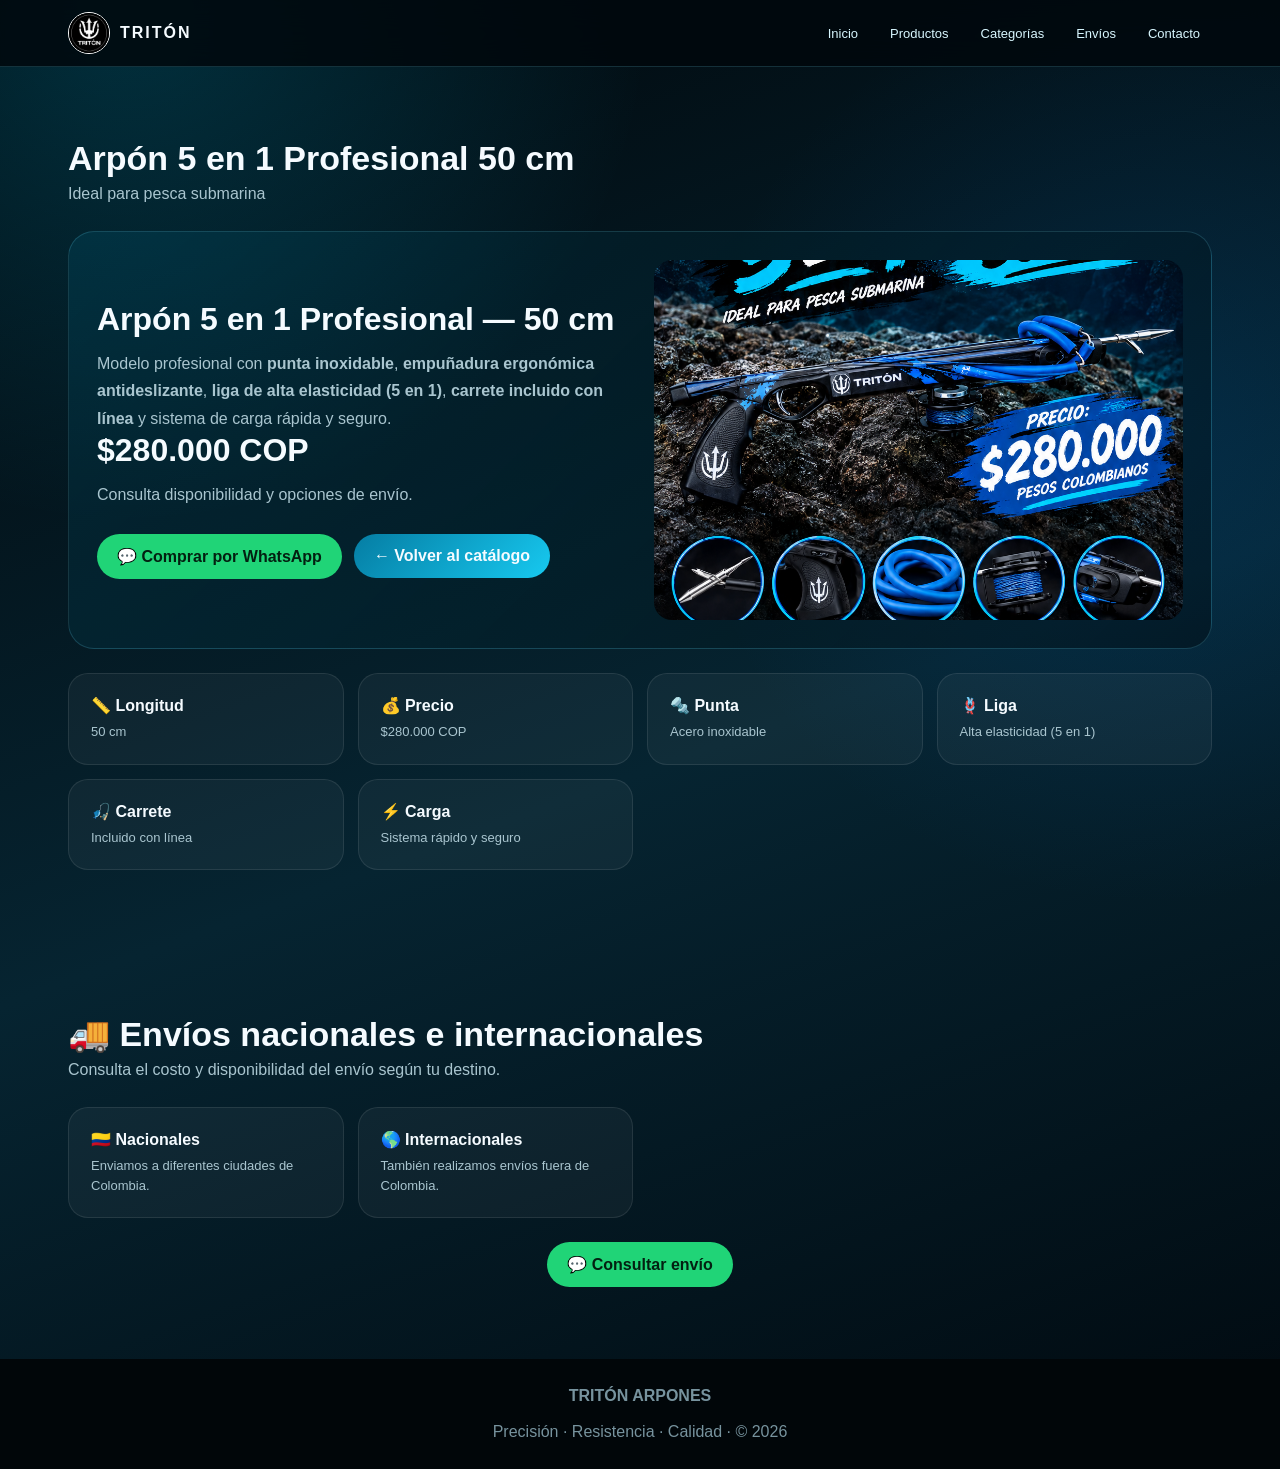
<file: arpon-50pro.html>
<!doctype html>
<html lang="es">
<head>
<meta charset="utf-8">
<meta name="viewport" content="width=device-width,initial-scale=1">
<title>Arpón 5 en 1 Profesional 50 cm | Tritón Arpones</title>
<link rel="stylesheet" href="style.css">
</head>
<body>
<div class="top"><div class="nav">
<a class="brand" href="index.html"><img src="logo.jpg" alt="Tritón">TRITÓN</a>
<div class="navlinks"><a href="index.html">Inicio</a><a href="index.html#productos">Productos</a><a href="index.html#categorias">Categorías</a><a href="index.html#envios">Envíos</a><a href="index.html#contacto">Contacto</a></div></div></div>

<section class="section">
<div class="section-head"><div><h2>Arpón 5 en 1 Profesional 50 cm</h2><p>Ideal para pesca submarina</p></div></div>

<div class="banner">
<div>
<h2>Arpón 5 en 1 Profesional — 50 cm</h2>
<p>Modelo profesional con <strong>punta inoxidable</strong>, <strong>empuñadura ergonómica antideslizante</strong>, <strong>liga de alta elasticidad (5 en 1)</strong>, <strong>carrete incluido con línea</strong> y sistema de carga rápida y seguro.</p>
<h2>$280.000 COP</h2>
<p>Consulta disponibilidad y opciones de envío.</p>
<div class="actions" style="justify-content:flex-start">
<a class="btn green" href="https://wa.me/573209865724?text=Hola%20Tritón%20Arpones,%20quiero%20comprar%20el%20Arpón%205%20en%201%20Profesional%20de%2050%20cm.">💬 Comprar por WhatsApp</a>
<a class="btn" href="index.html#productos">← Volver al catálogo</a>
</div>
</div>
<img src="arpon-50pro.png" alt="Arpón 5 en 1 profesional 50 cm Tritón">
</div>

<div class="info-grid" style="margin-top:24px">
<div class="info"><strong>📏 Longitud</strong><span>50 cm</span></div>
<div class="info"><strong>💰 Precio</strong><span>$280.000 COP</span></div>
<div class="info"><strong>🔩 Punta</strong><span>Acero inoxidable</span></div>
<div class="info"><strong>🪢 Liga</strong><span>Alta elasticidad (5 en 1)</span></div>
<div class="info"><strong>🎣 Carrete</strong><span>Incluido con línea</span></div>
<div class="info"><strong>⚡ Carga</strong><span>Sistema rápido y seguro</span></div>
</div>
</section>

<section class="section" id="envios"><div class="section-head"><div><h2>🚚 Envíos nacionales e internacionales</h2><p>Consulta el costo y disponibilidad del envío según tu destino.</p></div></div>
<div class="info-grid">
<div class="info"><strong>🇨🇴 Nacionales</strong><span>Enviamos a diferentes ciudades de Colombia.</span></div>
<div class="info"><strong>🌎 Internacionales</strong><span>También realizamos envíos fuera de Colombia.</span></div>
</div>
<div class="actions" style="justify-content:center;margin-top:24px"><a class="btn green" href="https://wa.me/573209865724?text=Hola%20Tritón%20Arpones,%20quiero%20consultar%20el%20envío%20del%20Arpón%205%20en%201%2050%20cm.">💬 Consultar envío</a></div>
</section>

<footer><strong>TRITÓN ARPONES</strong><br><br>Precisión · Resistencia · Calidad · © 2026</footer>
</body>
</html>
</file>
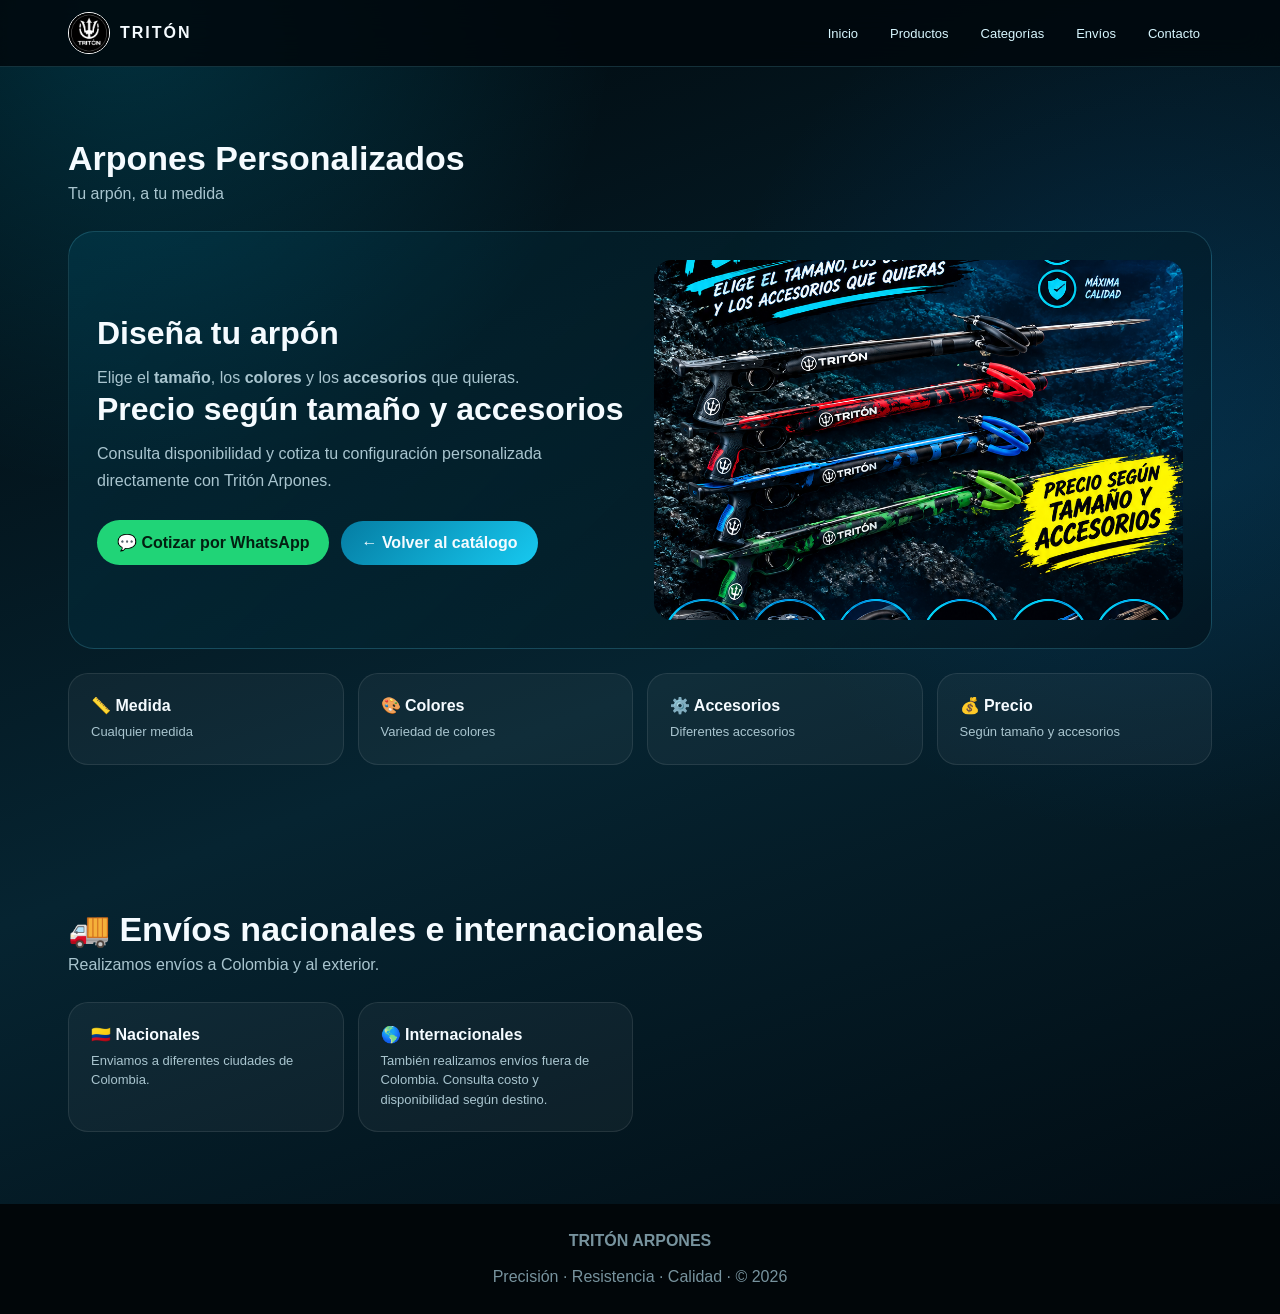
<file: arpones-personalizados.html>
<!doctype html>
<html lang="es">
<head>
<meta charset="utf-8">
<meta name="viewport" content="width=device-width,initial-scale=1">
<title>Arpones Personalizados | Tritón Arpones</title>
<link rel="stylesheet" href="style.css">
</head>
<body>
<div class="top"><div class="nav">
<a class="brand" href="index.html"><img src="logo.jpg" alt="Tritón">TRITÓN</a>
<div class="navlinks"><a href="index.html">Inicio</a><a href="index.html#productos">Productos</a><a href="index.html#categorias">Categorías</a><a href="index.html#envios">Envíos</a><a href="index.html#contacto">Contacto</a></div></div></div>

<section class="section">
<div class="section-head"><div><h2>Arpones Personalizados</h2><p>Tu arpón, a tu medida</p></div></div>
<div class="banner">
<div>
<h2>Diseña tu arpón</h2>
<p>Elige el <strong>tamaño</strong>, los <strong>colores</strong> y los <strong>accesorios</strong> que quieras.</p>
<h2>Precio según tamaño y accesorios</h2>
<p>Consulta disponibilidad y cotiza tu configuración personalizada directamente con Tritón Arpones.</p>
<div class="actions" style="justify-content:flex-start">
<a class="btn green" href="https://wa.me/573209865724?text=Hola%20Tritón%20Arpones,%20quiero%20cotizar%20un%20arpón%20personalizado.">💬 Cotizar por WhatsApp</a>
<a class="btn" href="index.html#productos">← Volver al catálogo</a>
</div></div>
<img src="./arponpersonalizado.png" alt="Arpones personalizados Tritón">
</div>
<div class="info-grid" style="margin-top:24px">
<div class="info"><strong>📏 Medida</strong><span>Cualquier medida</span></div>
<div class="info"><strong>🎨 Colores</strong><span>Variedad de colores</span></div>
<div class="info"><strong>⚙️ Accesorios</strong><span>Diferentes accesorios</span></div>
<div class="info"><strong>💰 Precio</strong><span>Según tamaño y accesorios</span></div>
</div>
</section>

<section class="section" id="envios">
<div class="section-head"><div><h2>🚚 Envíos nacionales e internacionales</h2><p>Realizamos envíos a Colombia y al exterior.</p></div></div>
<div class="info-grid">
<div class="info"><strong>🇨🇴 Nacionales</strong><span>Enviamos a diferentes ciudades de Colombia.</span></div>
<div class="info"><strong>🌎 Internacionales</strong><span>También realizamos envíos fuera de Colombia. Consulta costo y disponibilidad según destino.</span></div>
</div></section>
<footer><strong>TRITÓN ARPONES</strong><br><br>Precisión · Resistencia · Calidad · © 2026</footer>
</body></html>
</file>
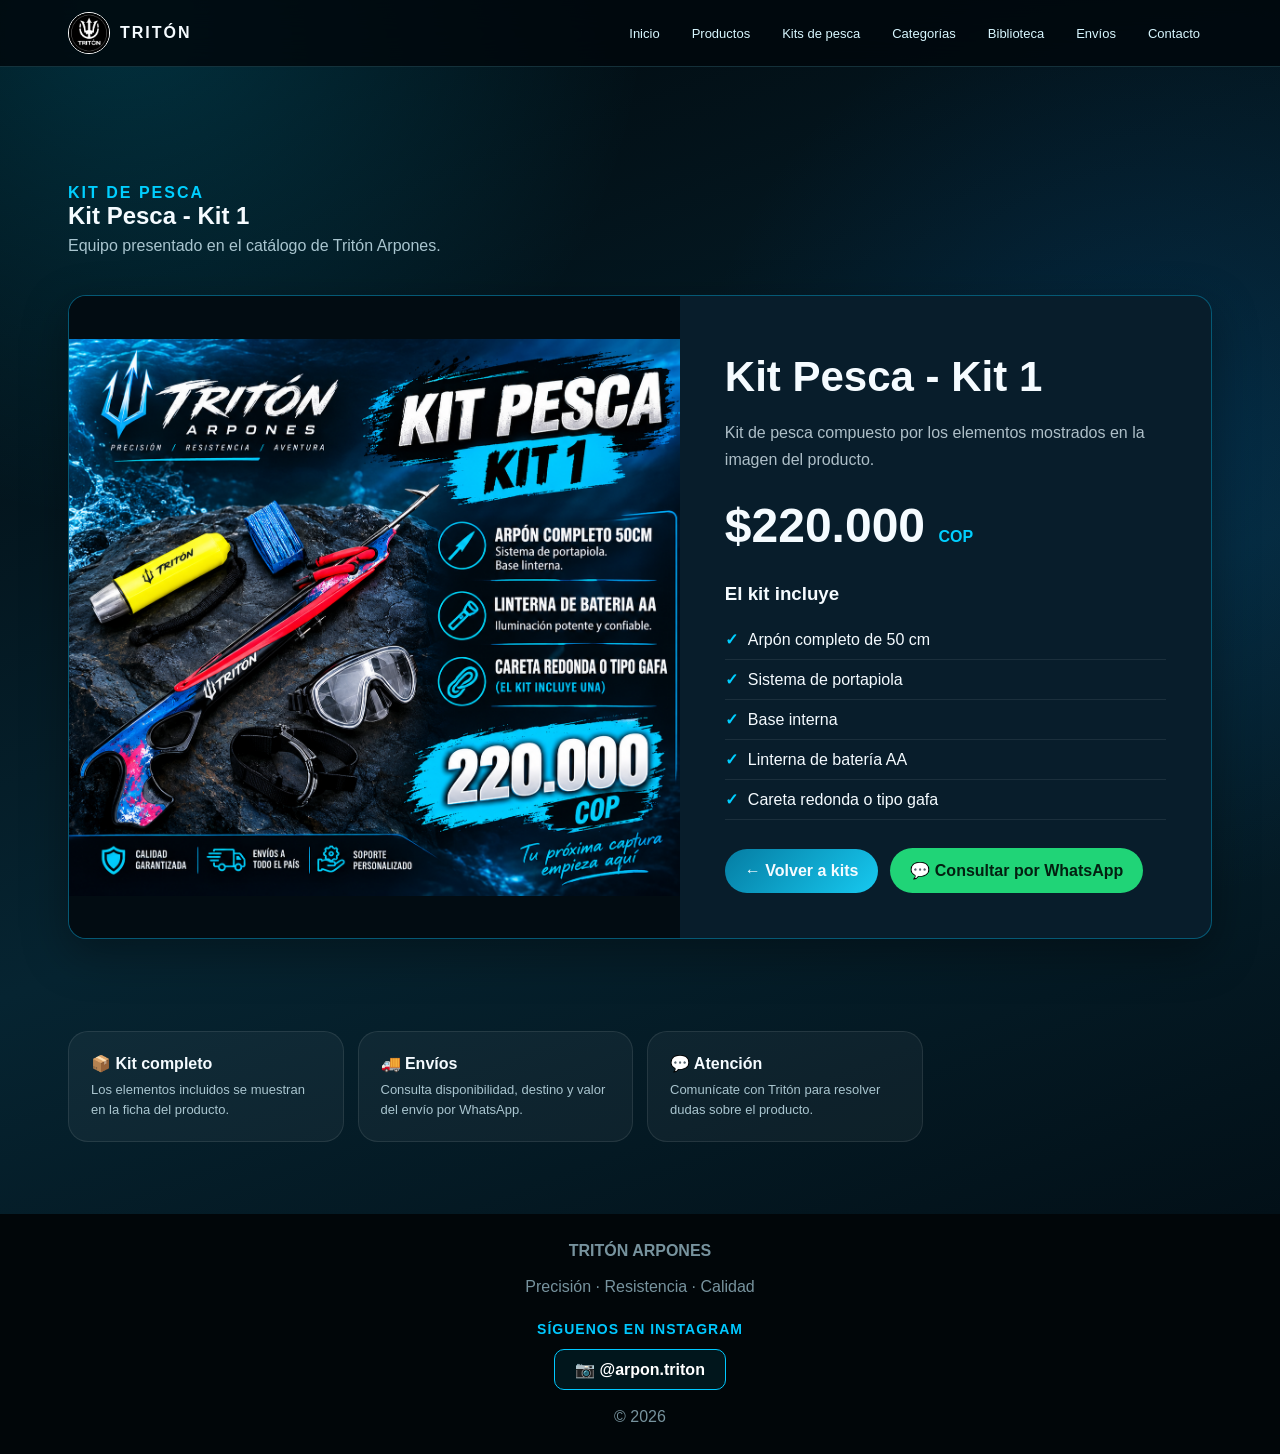
<file: kit-1.html>
<!doctype html>
<html lang="es">
<head>
    <meta charset="utf-8">
    <meta name="viewport" content="width=device-width, initial-scale=1">
    <title>Tritón Arpones | Kit Pesca - Kit 1</title>
    <link rel="stylesheet" href="style.css">
</head>

<body>

<div class="top">
    <div class="nav">
        <a class="brand" href="index.html">
            <img src="logo.jpg" alt="Tritón">
            TRITÓN
        </a>

        <div class="navlinks">
            <a href="index.html">Inicio</a>
            <a href="index.html#productos">Productos</a>
            <a href="index.html#kits">Kits de pesca</a>
            <a href="index.html#categorias">Categorías</a>
            <a href="index.html#galeria">Biblioteca</a>
            <a href="index.html#envios">Envíos</a>
            <a href="index.html#contacto">Contacto</a>
        </div>
    </div>
</div>


<section class="section" style="padding-top:110px;">

    <div class="section-head">
        <div>
            <p style="color:#00cfff;font-weight:700;letter-spacing:2px;">
                KIT DE PESCA
            </p>
            <h1>Kit Pesca - Kit 1</h1>
            <p>Equipo presentado en el catálogo de Tritón Arpones.</p>
        </div>
    </div>


    <div class="product-detail">

        <div class="product-detail-image">
            <img src="kit1.png" alt="Kit Pesca Tritón Kit 1">
        </div>


        <div class="product-detail-info">

            <h2>Kit Pesca - Kit 1</h2>

            <p class="detail-description">
                Kit de pesca compuesto por los elementos mostrados
                en la imagen del producto.
            </p>


            <div class="detail-price">
                $220.000 <span>COP</span>
            </div>


            <h3>El kit incluye</h3>

            <ul class="detail-list">
                <li>Arpón completo de 50 cm</li>
                <li>Sistema de portapiola</li>
                <li>Base interna</li>
                <li>Linterna de batería AA</li>
                <li>Careta redonda o tipo gafa</li>
            </ul>


            <div class="actions" style="justify-content:flex-start;margin-top:28px;">

                <a
                    class="btn"
                    href="index.html#kits"
                >
                    ← Volver a kits
                </a>

                <a
                    class="btn green"
                    href="https://wa.me/573209865724?text=Hola%20Tritón%20Arpones,%20quiero%20consultar%20por%20el%20Kit%20Pesca%20Kit%201."
                    target="_blank"
                    rel="noopener noreferrer"
                >
                    💬 Consultar por WhatsApp
                </a>

            </div>

        </div>

    </div>

</section>


<section class="section" style="padding-top:20px;">

    <div class="info-grid">

        <div class="info">
            <strong>📦 Kit completo</strong>
            <span>Los elementos incluidos se muestran en la ficha del producto.</span>
        </div>

        <div class="info">
            <strong>🚚 Envíos</strong>
            <span>Consulta disponibilidad, destino y valor del envío por WhatsApp.</span>
        </div>

        <div class="info">
            <strong>💬 Atención</strong>
            <span>Comunícate con Tritón para resolver dudas sobre el producto.</span>
        </div>

    </div>

</section>


<footer>
    <strong>TRITÓN ARPONES</strong>
    <br><br>
    Precisión · Resistencia · Calidad

    <div class="redes-footer">
        <p>SÍGUENOS EN INSTAGRAM</p>

        <a
            href="https://www.instagram.com/arpon.triton/"
            target="_blank"
            rel="noopener noreferrer"
        >
            📷 @arpon.triton
        </a>
    </div>

    <br>
    © 2026
</footer>


<style>
/* Estilos propios de la ficha del Kit 1 */

.product-detail {
    max-width:1200px;
    margin:40px auto 0;
    display:grid;
    grid-template-columns:1.15fr 1fr;
    gap:0;
    overflow:hidden;
    border-radius:18px;
    background:#081d2b;
    border:1px solid rgba(0,200,255,.35);
    box-shadow:0 15px 45px rgba(0,0,0,.35);
}

.product-detail-image {
    background:#020c12;
    display:flex;
    align-items:center;
    justify-content:center;
}

.product-detail-image img {
    width:100%;
    height:auto;
    display:block;
}

.product-detail-info {
    padding:45px;
}

.product-detail-info h2 {
    font-size:42px;
    margin:12px 0 18px;
}

.detail-description {
    color:#aebfc8;
    line-height:1.7;
    margin-bottom:22px;
}

.detail-price {
    font-size:48px;
    font-weight:900;
    margin:25px 0 30px;
}

.detail-price span {
    color:#00cfff;
    font-size:16px;
}

.detail-list {
    list-style:none;
    padding:0;
    margin:15px 0;
}

.detail-list li {
    padding:10px 0;
    border-bottom:1px solid rgba(255,255,255,.08);
}

.detail-list li::before {
    content:"✓";
    color:#00cfff;
    font-weight:bold;
    margin-right:10px;
}

@media (max-width:768px) {

    .product-detail {
        grid-template-columns:1fr;
    }

    .product-detail-info {
        padding:28px 22px;
    }

    .product-detail-info h2 {
        font-size:30px;
    }

    .detail-price {
        font-size:38px;
    }

    .actions {
        flex-direction:column;
    }

    .actions .btn {
        width:100%;
        text-align:center;
    }
}
</style>

</body>
</html>
</file>
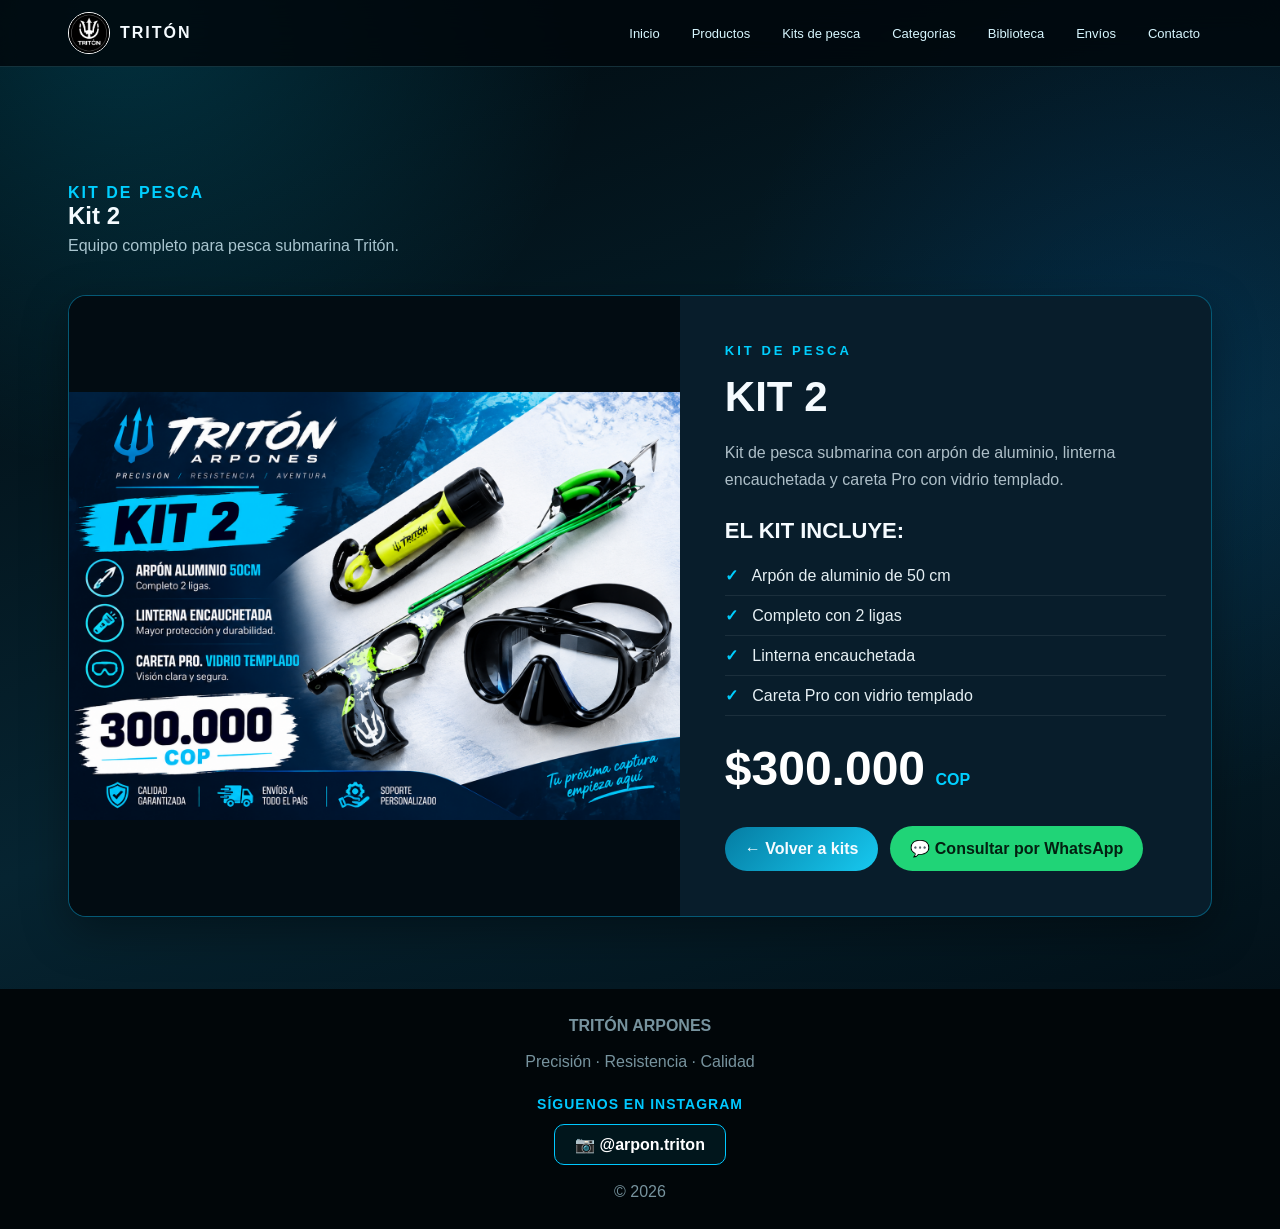
<file: kit-2.html>
<!doctype html>
<html lang="es">
<head>
    <meta charset="utf-8">
    <meta name="viewport" content="width=device-width, initial-scale=1">
    <title>Tritón Arpones | Kit 2</title>
    <link rel="stylesheet" href="style.css">

    <style>
        .kit-detail {
            max-width:1200px;
            margin:40px auto 0;
            display:grid;
            grid-template-columns:1.15fr 1fr;
            overflow:hidden;
            border-radius:18px;
            background:#081d2b;
            border:1px solid rgba(0,200,255,.35);
            box-shadow:0 15px 45px rgba(0,0,0,.35);
        }

        .kit-detail-image {
            background:#020c12;
            display:flex;
            align-items:center;
            justify-content:center;
        }

        .kit-detail-image img {
            width:100%;
            height:auto;
            display:block;
        }

        .kit-detail-info {
            padding:45px;
        }

        .kit-label {
            color:#00cfff;
            font-size:13px;
            font-weight:bold;
            letter-spacing:3px;
        }

        .kit-detail-info h1 {
            font-size:42px;
            margin:14px 0 18px;
        }

        .kit-description {
            color:#aebfc8;
            line-height:1.7;
            margin-bottom:25px;
        }

        .kit-price {
            margin:25px 0 30px;
        }

        .kit-price strong {
            font-size:48px;
            color:white;
        }

        .kit-price span {
            color:#00cfff;
            font-weight:bold;
            margin-left:6px;
        }

        .kit-detail-info h2 {
            font-size:22px;
            margin-bottom:12px;
        }

        .kit-list {
            list-style:none;
            padding:0;
            margin:0;
        }

        .kit-list li {
            padding:10px 0;
            color:#e6f0f4;
            border-bottom:1px solid rgba(255,255,255,.08);
        }

        .kit-list li::before {
            content:"✓";
            color:#00cfff;
            font-weight:bold;
            margin-right:10px;
        }

        @media (max-width:768px) {
            .kit-detail {
                grid-template-columns:1fr;
            }

            .kit-detail-info {
                padding:28px 22px;
            }

            .kit-detail-info h1 {
                font-size:32px;
            }

            .kit-price strong {
                font-size:38px;
            }

            .kit-detail-info .actions {
                flex-direction:column;
            }

            .kit-detail-info .actions .btn {
                width:100%;
                text-align:center;
            }
        }
    </style>
</head>

<body>

<div class="top">
    <div class="nav">

        <a class="brand" href="index.html">
            <img src="logo.jpg" alt="Tritón">
            TRITÓN
        </a>

        <div class="navlinks">
            <a href="index.html">Inicio</a>
            <a href="index.html#productos">Productos</a>
            <a href="index.html#kits">Kits de pesca</a>
            <a href="index.html#categorias">Categorías</a>
            <a href="index.html#galeria">Biblioteca</a>
            <a href="index.html#envios">Envíos</a>
            <a href="index.html#contacto">Contacto</a>
        </div>

    </div>
</div>


<section class="section" style="padding-top:110px;">

    <div class="section-head">
        <div>
            <p style="color:#00cfff;font-weight:700;letter-spacing:2px;">
                KIT DE PESCA
            </p>

            <h1>Kit 2</h1>

            <p>
                Equipo completo para pesca submarina Tritón.
            </p>
        </div>
    </div>


    <div class="kit-detail">

        <div class="kit-detail-image">
            <img
                src="kit2.png"
                alt="Tritón Arpones Kit 2"
            >
        </div>


        <div class="kit-detail-info">

            <span class="kit-label">
                KIT DE PESCA
            </span>

            <h1>
                KIT 2
            </h1>

            <p class="kit-description">
                Kit de pesca submarina con arpón de aluminio,
                linterna encauchetada y careta Pro con vidrio templado.
            </p>


            <h2>
                EL KIT INCLUYE:
            </h2>

            <ul class="kit-list">

                <li>
                    Arpón de aluminio de 50 cm
                </li>

                <li>
                    Completo con 2 ligas
                </li>

                <li>
                    Linterna encauchetada
                </li>

                <li>
                    Careta Pro con vidrio templado
                </li>

            </ul>


            <div class="kit-price">
                <strong>$300.000</strong>
                <span>COP</span>
            </div>


            <div
                class="actions"
                style="justify-content:flex-start;margin-top:20px;"
            >

                <a
                    class="btn"
                    href="index.html#kits"
                >
                    ← Volver a kits
                </a>

                <a
                    class="btn green"
                    href="https://wa.me/573209865724?text=Hola%20Tritón%20Arpones,%20estoy%20interesado%20en%20el%20Kit%202%20de%20$300.000."
                    target="_blank"
                    rel="noopener noreferrer"
                >
                    💬 Consultar por WhatsApp
                </a>

            </div>

        </div>

    </div>

</section>


<footer>

    <strong>
        TRITÓN ARPONES
    </strong>

    <br><br>

    Precisión · Resistencia · Calidad

    <div class="redes-footer">

        <p>
            SÍGUENOS EN INSTAGRAM
        </p>

        <a
            href="https://www.instagram.com/arpon.triton/"
            target="_blank"
            rel="noopener noreferrer"
        >
            📷 @arpon.triton
        </a>

    </div>

    <br>

    © 2026

</footer>

</body>
</html>
</file>
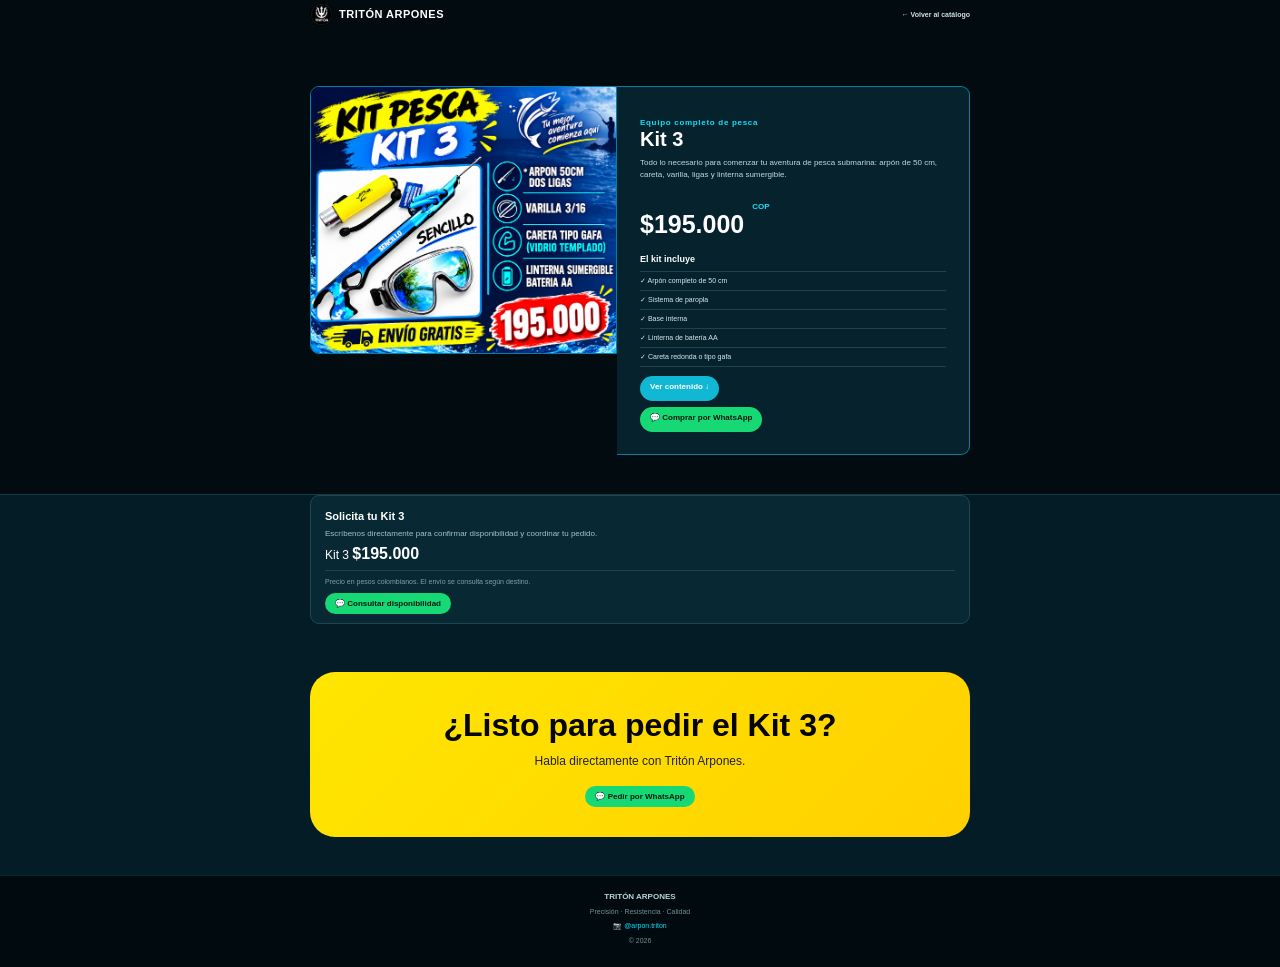
<file: kit-3 (1).html>
<!doctype html>
<html lang="es">
<head>
  <meta charset="utf-8">
  <meta name="viewport" content="width=device-width,initial-scale=1">
  <meta name="description" content="Kit Pesca Tritón Kit 3 - Arpón 50 cm, careta tipo gafa, varilla 3/16, dos ligas y linterna sumergible.">
  <title>Kit Pesca - Kit 3 | Tritón Arpones</title>
  <link rel="stylesheet" href="style.css">

  <style>
    *{box-sizing:border-box}
    html{scroll-behavior:smooth}
    body{
      margin:0;
      background:#031c25;
      color:#eef8fb;
      font-family:Arial,Helvetica,sans-serif;
      font-size:12px;
    }
    a{text-decoration:none}

    /* NAVBAR — compacto como en la referencia */
    .kit3-top{
      background:#020b0f;
      border-bottom:1px solid #123a46;
    }
    .kit3-nav{
      width:100%;
      max-width:660px;
      height:28px;
      margin:0 auto;
      padding:0 0;
      display:flex;
      align-items:center;
      justify-content:space-between;
    }
    .kit3-brand{
      display:flex;
      align-items:center;
      gap:6px;
      color:#fff;
      font-size:11px;
      font-weight:800;
      letter-spacing:.5px;
    }
    .kit3-brand img{
      width:23px;
      height:23px;
      object-fit:contain;
      border-radius:50%;
    }
    .kit3-back{
      color:#cfe5eb;
      border:0;
      padding:0;
      border-radius:0;
      background:none;
      font-size:7px;
      font-weight:700;
      margin-left:auto;
    }

    /* Ocultamos el bloque de navegación anterior y usamos el enlace como
       botón mínimo para mantener el HTML funcional. */
    .kit3-hero{
      width:100%;
      max-width:660px;
      margin:0 auto;
      padding:58px 0 39px;
      display:block;
    }

    .kit3-photo{
      width:307px;
      height:auto;
      margin:0;
      padding:0;
      background:#020b0f;
      border:1px solid #087da0;
      border-radius:9px 0 0 9px;
      box-shadow:none;
      transform:none;
      overflow:hidden;
      float:left;
    }
    .kit3-photo:before{display:none}
    .kit3-photo img{
      display:block;
      width:100%;
      height:auto;
      border-radius:0;
    }

    .kit3-copy{
      min-height:369px;
      margin-left:307px;
      padding:31px 23px 20px;
      background:#06232d;
      border:1px solid #087da0;
      border-left:0;
      border-radius:0 9px 9px 0;
      color:#fff;
    }
    .kit3-kicker{
      display:block;
      background:none;
      color:#0de1ff;
      padding:0;
      margin:0 0 2px;
      border-radius:0;
      font-size:8px;
      font-weight:900;
      letter-spacing:.7px;
    }
    .kit3-copy h1{
      margin:0 0 7px;
      font-size:20px;
      line-height:1.05;
      font-weight:900;
      letter-spacing:0;
      text-transform:none;
    }
    .kit3-copy h1 span{color:inherit}
    .kit3-subtitle{
      margin:0 0 17px;
      max-width:100%;
      font-size:8px;
      line-height:1.5;
      color:#c3d8de;
    }
    .kit3-price{
      display:flex;
      align-items:baseline;
      gap:8px;
      background:none;
      color:#fff;
      padding:0;
      border-radius:0;
      box-shadow:none;
      margin:0 0 17px;
    }
    .kit3-price small{display:none}
    .kit3-price strong{
      font-size:25px;
      line-height:1;
      color:#fff;
      font-weight:900;
    }
    .kit3-price b{
      font-size:8px;
      color:#0de1ff;
    }

    .kit3-actions{
      display:flex;
      flex-direction:column;
      align-items:flex-start;
      gap:6px;
      margin-top:9px;
    }
    .kit3-btn{
      min-height:25px;
      padding:6px 10px;
      border-radius:13px;
      font-size:8px;
      font-weight:900;
      transition:.15s;
    }
    .kit3-btn:hover{transform:translateY(-1px)}
    .kit3-btn.primary{
      background:#16d875;
      color:#031b10;
      box-shadow:none;
    }
    .kit3-btn.secondary{
      order:-1;
      background:#10b8d4;
      color:#fff;
    }
    .kit3-note{
      display:none;
    }

    /* Lista del contenido */
    .kit3-copy:after{
      content:"";
      display:block;
      clear:both;
    }

    .kit3-copy h1 + .kit3-subtitle + .kit3-price + .kit3-actions{
      /* mantiene el flujo compacto */
    }

    /* Transformamos la lista del primer bloque en la ficha lateral. */
    .kit3-copy + *{}

    /* Reglas para el contenido que sigue */
    .kit3-section{
      width:100%;
      max-width:660px;
      margin:0 auto;
      padding:0 0 38px;
    }
    .kit3-title{
      text-align:left;
      margin:0 0 12px;
    }
    .kit3-title h2{
      margin:0;
      font-size:11px;
      color:#fff;
      font-weight:900;
    }
    .kit3-title p{
      margin:4px 0 0;
      color:#94b2bb;
      font-size:7px;
    }

    /* Los 5 elementos quedan compactos si aparecen debajo. */
    .kit3-grid{
      display:grid;
      grid-template-columns:repeat(5,1fr);
      gap:7px;
    }
    .kit3-item{
      background:#082934;
      border:1px solid #204551;
      border-radius:9px;
      padding:10px 7px;
      text-align:center;
      box-shadow:none;
    }
    .kit3-icon{
      width:25px;height:25px;
      margin:0 auto 5px;
      display:grid;
      place-items:center;
      border-radius:50%;
      background:#08323e;
      border:0;
      font-size:12px;
    }
    .kit3-item h3{margin:0 0 4px;color:#fff;font-size:8px}
    .kit3-item p{margin:0;color:#9bb5bd;font-size:6px;line-height:1.35}

    .kit3-info{
      background:none;
      color:#fff;
      border-radius:0;
      padding:0;
      display:block;
      box-shadow:none;
    }
    .kit3-info > div:first-child{
      display:none;
    }
    .kit3-order{
      background:#082934;
      border:1px solid #204551;
      border-radius:9px;
      padding:14px;
      color:#fff;
    }
    .kit3-order h3{margin:0 0 7px;color:#fff;font-size:11px}
    .kit3-order p{font-size:8px;color:#a7c0c7}
    .kit3-order .total{
      padding:7px 0;
      margin-bottom:7px;
      border-bottom:1px solid #21424b;
    }
    .kit3-order .total strong{font-size:16px;color:#fff}
    .kit3-order .delivery{font-size:7px;color:#819fa8;margin-bottom:10px}

    .kit3-faq{max-width:660px;margin:0 auto;display:grid;gap:5px}
    .kit3-faq details{
      background:#082934;
      border:1px solid #204551;
      border-radius:7px;
      padding:8px 10px;
      box-shadow:none;
    }
    .kit3-faq summary{font-size:8px;color:#fff}
    .kit3-faq p{font-size:7px;color:#91abb3;line-height:1.45;margin:7px 0 0}

    .kit3-footer{
      text-align:center;
      background:#010b0f;
      color:#6f8d96;
      padding:16px 20px;
      font-size:7px;
      border-top:1px solid #0c2932;
    }
    .kit3-footer strong{color:#b9d4db;font-size:8px}
    .kit3-footer p{margin:7px 0}
    .kit3-footer a{color:#00dfff !important}

    /* Ocultamos secciones secundarias para que la ficha inicial coincida con
       la estructura visual de la captura; siguen accesibles desde el código. */
    main > .kit3-section:first-child{
      display:none;
    }
    main > .kit3-section:nth-child(2){
      display:block;
      padding:0 0 38px;
    }
    main > .kit3-section:nth-child(3){
      display:none;
    }

    /* Convertimos el texto "El kit incluye" en una ficha dentro del panel. */
    .kit3-copy .kit3-actions{
      position:relative;
    }

    @media(max-width:700px){
      .kit3-nav,.kit3-hero,.kit3-section,.kit3-faq{max-width:calc(100% - 30px)}
      .kit3-hero{padding-top:35px}
      .kit3-photo{float:none;width:100%;border-radius:9px 9px 0 0}
      .kit3-copy{
        margin-left:0;
        min-height:auto;
        border-left:1px solid #087da0;
        border-top:0;
        border-radius:0 0 9px 9px;
      }
      .kit3-grid{grid-template-columns:repeat(2,1fr)}
    }
  </style>
</head>

<body>

<header class="kit3-top">
  <nav class="kit3-nav">
    <a class="kit3-brand" href="index.html">
      <img src="logo.jpg" alt="Tritón Arpones">
      <span>TRITÓN ARPONES</span>
    </a>
    <a class="kit3-back" href="index.html#kits">← Volver al catálogo</a>
  </nav>

  <div class="kit3-hero">
    <div class="kit3-photo">
      <img src="kit3.png" alt="Kit Pesca Tritón Kit 3">
    </div>

    <div class="kit3-copy">
      <div class="kit3-kicker">Equipo completo de pesca</div>
      <h1>Kit <span>3</span></h1>
      <p class="kit3-subtitle">
        Todo lo necesario para comenzar tu aventura de pesca submarina:
        arpón de 50 cm, careta, varilla, ligas y linterna sumergible.
      </p>

      <div class="kit3-price">
        <div>
          <small>PRECIO DEL KIT</small><br>
          <strong>$195.000</strong>
        </div>
        <b>COP</b>
      </div>

      <div style="margin:0 0 9px">
        <strong style="display:block;font-size:9px;margin-bottom:7px">El kit incluye</strong>
        <div style="border-top:1px solid #21424b">
          <div style="padding:5px 0;border-bottom:1px solid #21424b;font-size:7px;color:#d7e8ed">✓ Arpón completo de 50 cm</div>
          <div style="padding:5px 0;border-bottom:1px solid #21424b;font-size:7px;color:#d7e8ed">✓ Sistema de paropla</div>
          <div style="padding:5px 0;border-bottom:1px solid #21424b;font-size:7px;color:#d7e8ed">✓ Base interna</div>
          <div style="padding:5px 0;border-bottom:1px solid #21424b;font-size:7px;color:#d7e8ed">✓ Linterna de batería AA</div>
          <div style="padding:5px 0;border-bottom:1px solid #21424b;font-size:7px;color:#d7e8ed">✓ Careta redonda o tipo gafa</div>
        </div>
      </div>

      <div class="kit3-actions">
        <a class="kit3-btn primary"
           href="https://wa.me/573209865724?text=Hola%20Trit%C3%B3n%20Arpones%2C%20quiero%20comprar%20el%20Kit%203%20de%20pesca%20por%20%24195.000%20COP.">
          💬 Comprar por WhatsApp
        </a>
        <a class="kit3-btn secondary" href="#contenido">Ver contenido ↓</a>
      </div>

      <div class="kit3-note">🚚 Consulta disponibilidad y valor del envío antes de realizar tu pedido.</div>
    </div>
  </div>
</header>

<main>

<section class="kit3-section" id="contenido">
  <div class="kit3-title">
    <h2>¿Qué incluye el Kit 3?</h2>
    <p>Los componentes mostrados en la publicación del producto.</p>
  </div>

  <div class="kit3-grid">
    <article class="kit3-item">
      <div class="kit3-icon">🔱</div>
      <h3>Arpón 50 cm</h3>
      <p>Arpón de 50 cm con dos ligas.</p>
    </article>

    <article class="kit3-item">
      <div class="kit3-icon">〰️</div>
      <h3>Varilla 3/16</h3>
      <p>Varilla en medida 3/16 para el equipo.</p>
    </article>

    <article class="kit3-item">
      <div class="kit3-icon">🥽</div>
      <h3>Careta tipo gafa</h3>
      <p>Careta con vidrio templado.</p>
    </article>

    <article class="kit3-item">
      <div class="kit3-icon">🔦</div>
      <h3>Linterna</h3>
      <p>Linterna sumergible con batería AA.</p>
    </article>

    <article class="kit3-item">
      <div class="kit3-icon">🎣</div>
      <h3>2 ligas</h3>
      <p>Dos ligas incluidas con el arpón.</p>
    </article>
  </div>
</section>

<section class="kit3-section">
  <div class="kit3-info">
    <div>
      <h2>Kit listo para tu aventura</h2>
      <p>
        El Kit 3 reúne los elementos indicados en la publicación para que
        puedas llevar un equipo compacto y práctico para tus salidas de
        pesca submarina.
      </p>

      <ul class="kit3-list">
        <li><b>✓</b><span>Arpón de 50 cm.</span></li>
        <li><b>✓</b><span>Dos ligas.</span></li>
        <li><b>✓</b><span>Varilla 3/16.</span></li>
        <li><b>✓</b><span>Careta tipo gafa con vidrio templado.</span></li>
        <li><b>✓</b><span>Linterna sumergible con batería AA.</span></li>
      </ul>
    </div>

    <div class="kit3-order">
      <h3>Solicita tu Kit 3</h3>
      <p>Escríbenos directamente para confirmar disponibilidad y coordinar tu pedido.</p>

      <div class="total">
        <span>Kit 3</span>
        <strong>$195.000</strong>
      </div>

      <div class="delivery">Precio en pesos colombianos. El envío se consulta según destino.</div>

      <a class="kit3-btn primary" style="width:100%"
         href="https://wa.me/573209865724?text=Hola%20Trit%C3%B3n%20Arpones%2C%20quiero%20consultar%20disponibilidad%20del%20Kit%203%20de%20pesca%20por%20%24195.000%20COP.">
        💬 Consultar disponibilidad
      </a>
    </div>
  </div>
</section>

<section class="kit3-section">
  <div class="kit3-title">
    <h2>Preguntas frecuentes</h2>
    <p>Información rápida antes de realizar tu pedido.</p>
  </div>

  <div class="kit3-faq">
    <details>
      <summary>¿Cuál es el precio del Kit 3?</summary>
      <p>El precio publicado para el Kit 3 es de $195.000 COP.</p>
    </details>

    <details>
      <summary>¿Qué medida tiene el arpón?</summary>
      <p>El Kit 3 incluye un arpón de 50 cm.</p>
    </details>

    <details>
      <summary>¿Qué varilla incluye?</summary>
      <p>Incluye una varilla de 3/16.</p>
    </details>

    <details>
      <summary>¿La careta tiene vidrio templado?</summary>
      <p>Sí. La publicación del Kit 3 indica una careta tipo gafa con vidrio templado.</p>
    </details>

    <details>
      <summary>¿La linterna es sumergible?</summary>
      <p>Sí. Incluye una linterna sumergible con batería AA.</p>
    </details>

    <details>
      <summary>¿Hacen envíos?</summary>
      <p>Consulta por WhatsApp la disponibilidad, el valor del envío y el tiempo de entrega según tu destino.</p>
    </details>
  </div>
</section>

<section class="kit3-section" style="padding-top:10px">
  <div style="text-align:center;background:linear-gradient(135deg,#ffe600,#ffd000);border-radius:25px;padding:35px 20px;box-shadow:var(--sombra)">
    <h2 style="margin:0 0 10px;color:#050505;font-size:32px">¿Listo para pedir el Kit 3?</h2>
    <p style="margin:0 0 20px;color:#222">Habla directamente con Tritón Arpones.</p>
    <a class="kit3-btn primary"
       href="https://wa.me/573209865724?text=Hola%20Trit%C3%B3n%20Arpones%2C%20quiero%20el%20Kit%203%20de%20pesca.">
      💬 Pedir por WhatsApp
    </a>
  </div>
</section>

</main>

<footer class="kit3-footer">
  <strong>TRITÓN ARPONES</strong>
  <p>Precisión · Resistencia · Calidad</p>
  <a href="https://www.instagram.com/arpon.triton/" target="_blank" rel="noopener noreferrer" style="color:#12dff3">
    📷 @arpon.triton
  </a>
  <p>© 2026</p>
</footer>

</body>
</html>
</file>
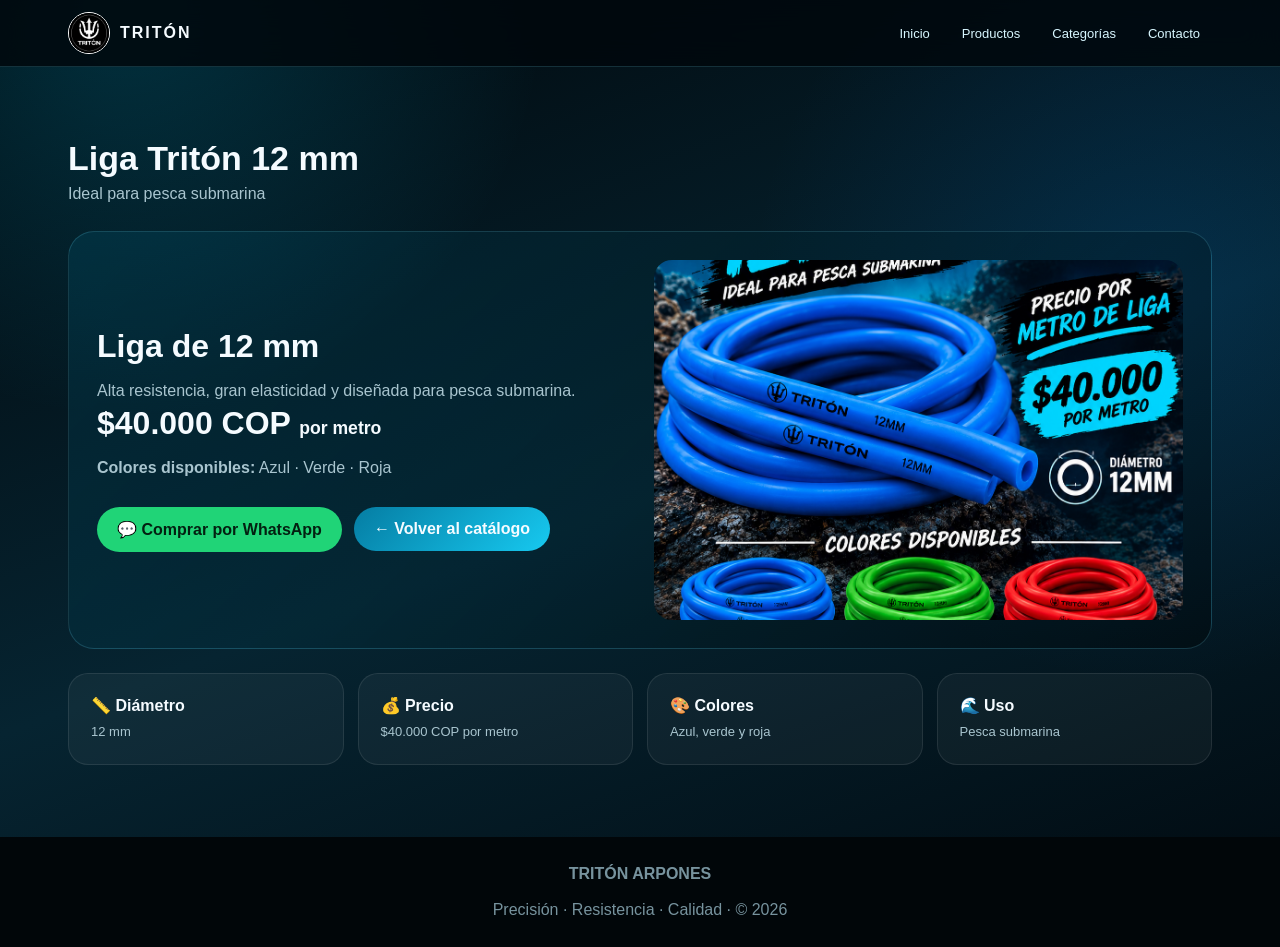
<file: liga-12mm.html>
<!doctype html>
<html lang="es">
<head>
<meta charset="utf-8">
<meta name="viewport" content="width=device-width,initial-scale=1">
<title>Liga Tritón 12 mm | Tritón Arpones</title>
<link rel="stylesheet" href="style.css">
</head>
<body>

<div class="top">
  <div class="nav">
    <a class="brand" href="index.html"><img src="logo.jpg" alt="Tritón">TRITÓN</a>
    <div class="navlinks">
      <a href="index.html">Inicio</a>
      <a href="index.html#productos">Productos</a>
      <a href="index.html#categorias">Categorías</a>
      <a href="index.html#contacto">Contacto</a>
    </div>
  </div>
</div>

<section class="section">
  <div class="section-head">
    <div>
      <h2>Liga Tritón 12 mm</h2>
      <p>Ideal para pesca submarina</p>
    </div>
  </div>

  <div class="banner">
    <div>
      <h2>Liga de 12 mm</h2>
      <p>Alta resistencia, gran elasticidad y diseñada para pesca submarina.</p>
      <h2>$40.000 COP <span style="font-size:.55em">por metro</span></h2>
      <p><strong>Colores disponibles:</strong> Azul · Verde · Roja</p>
      <div class="actions" style="justify-content:flex-start">
        <a class="btn green" href="https://wa.me/573209865724?text=Hola%20Tritón%20Arpones,%20quiero%20comprar%20liga%20de%2012mm.">💬 Comprar por WhatsApp</a>
        <a class="btn" href="index.html#productos">← Volver al catálogo</a>
      </div>
    </div>
    <img src="liga12mm.png" alt="Liga Tritón 12 mm azul, verde y roja">
  </div>

  <div class="info-grid" style="margin-top:24px">
    <div class="info"><strong>📏 Diámetro</strong><span>12 mm</span></div>
    <div class="info"><strong>💰 Precio</strong><span>$40.000 COP por metro</span></div>
    <div class="info"><strong>🎨 Colores</strong><span>Azul, verde y roja</span></div>
    <div class="info"><strong>🌊 Uso</strong><span>Pesca submarina</span></div>
  </div>
</section>

<footer><strong>TRITÓN ARPONES</strong><br><br>Precisión · Resistencia · Calidad · © 2026</footer>
</body>
</html>
</file>
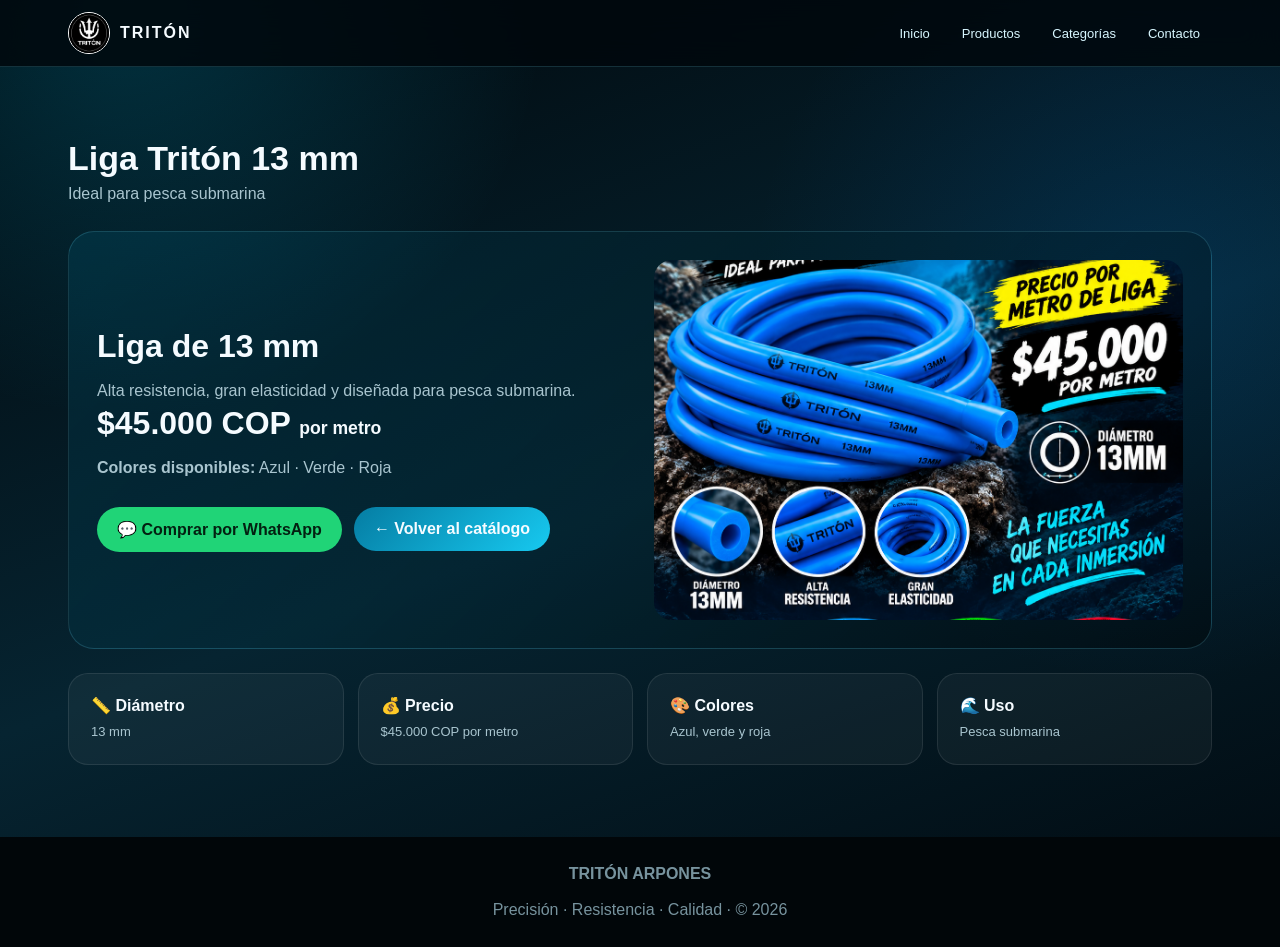
<file: liga-13mm.html>
<!doctype html>
<html lang="es">
<head>
<meta charset="utf-8">
<meta name="viewport" content="width=device-width,initial-scale=1">
<title>Liga Tritón 13 mm | Tritón Arpones</title>
<link rel="stylesheet" href="style.css">
</head>
<body>
<div class="top"><div class="nav">
<a class="brand" href="index.html"><img src="logo.jpg" alt="Tritón">TRITÓN</a>
<div class="navlinks"><a href="index.html">Inicio</a><a href="index.html#productos">Productos</a><a href="index.html#categorias">Categorías</a><a href="index.html#contacto">Contacto</a></div>
</div></div>

<section class="section">
<div class="section-head"><div><h2>Liga Tritón 13 mm</h2><p>Ideal para pesca submarina</p></div></div>

<div class="banner">
<div>
<h2>Liga de 13 mm</h2>
<p>Alta resistencia, gran elasticidad y diseñada para pesca submarina.</p>
<h2>$45.000 COP <span style="font-size:.55em">por metro</span></h2>
<p><strong>Colores disponibles:</strong> Azul · Verde · Roja</p>
<div class="actions" style="justify-content:flex-start">
<a class="btn green" href="https://wa.me/573209865724?text=Hola%20Tritón%20Arpones,%20quiero%20comprar%20liga%20de%2013mm.">💬 Comprar por WhatsApp</a>
<a class="btn" href="index.html#productos">← Volver al catálogo</a>
</div>
</div>
<img src="liga-13mm.png" alt="Liga Tritón 13 mm azul, verde y roja">
</div>

<div class="info-grid" style="margin-top:24px">
<div class="info"><strong>📏 Diámetro</strong><span>13 mm</span></div>
<div class="info"><strong>💰 Precio</strong><span>$45.000 COP por metro</span></div>
<div class="info"><strong>🎨 Colores</strong><span>Azul, verde y roja</span></div>
<div class="info"><strong>🌊 Uso</strong><span>Pesca submarina</span></div>
</div>
</section>

<footer><strong>TRITÓN ARPONES</strong><br><br>Precisión · Resistencia · Calidad · © 2026</footer>
</body>
</html>
</file>
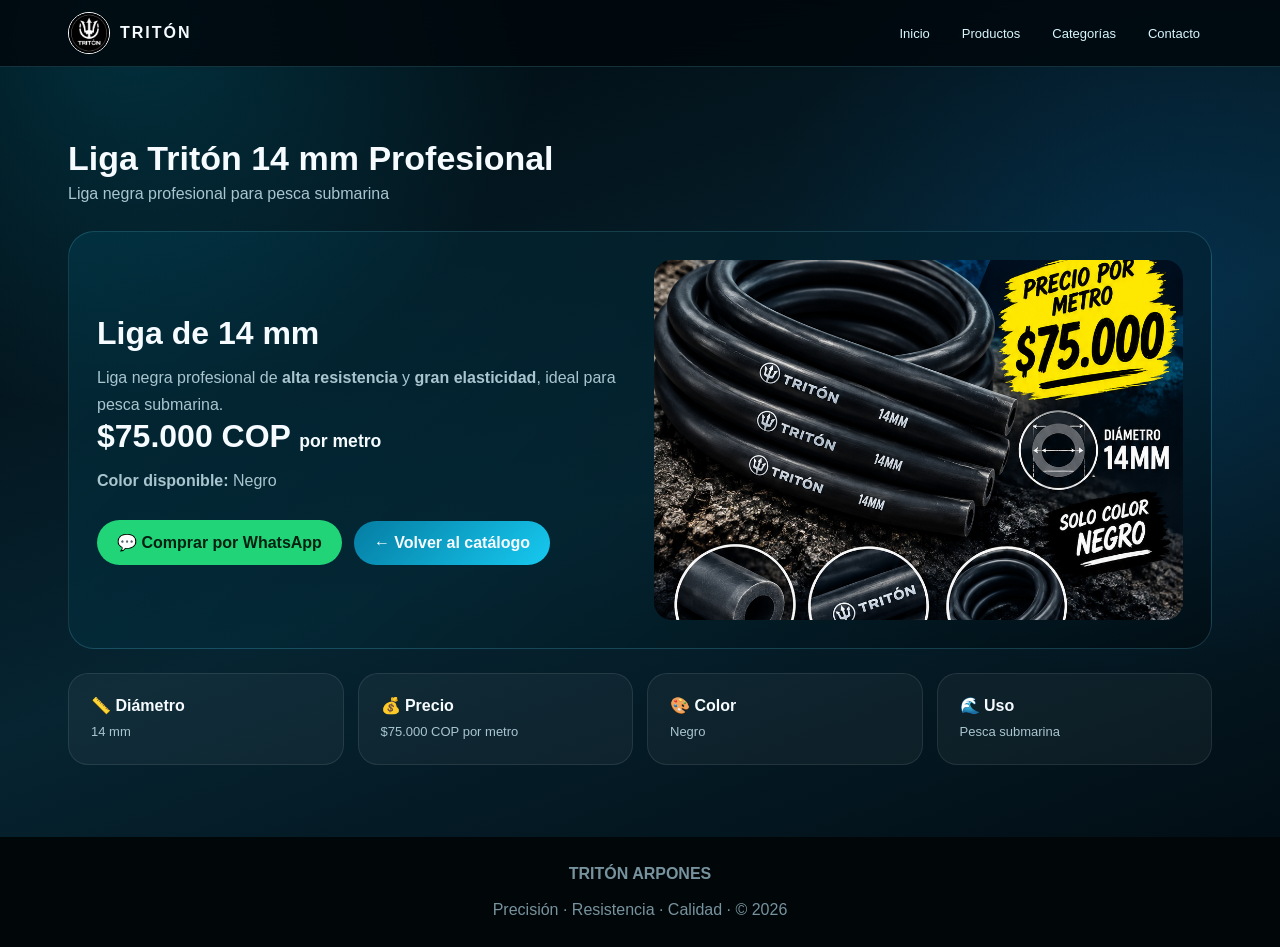
<file: liga-14mm.html>
<!doctype html>
<html lang="es">
<head>
<meta charset="utf-8">
<meta name="viewport" content="width=device-width,initial-scale=1">
<title>Liga Tritón 14 mm Profesional | Tritón Arpones</title>
<link rel="stylesheet" href="style.css">
</head>
<body>
<div class="top"><div class="nav">
<a class="brand" href="index.html"><img src="logo.jpg" alt="Tritón">TRITÓN</a>
<div class="navlinks"><a href="index.html">Inicio</a><a href="index.html#productos">Productos</a><a href="index.html#categorias">Categorías</a><a href="index.html#contacto">Contacto</a></div>
</div></div>

<section class="section">
<div class="section-head"><div><h2>Liga Tritón 14 mm Profesional</h2><p>Liga negra profesional para pesca submarina</p></div></div>

<div class="banner">
<div>
<h2>Liga de 14 mm</h2>
<p>Liga negra profesional de <strong>alta resistencia</strong> y <strong>gran elasticidad</strong>, ideal para pesca submarina.</p>
<h2>$75.000 COP <span style="font-size:.55em">por metro</span></h2>
<p><strong>Color disponible:</strong> Negro</p>
<div class="actions" style="justify-content:flex-start">
<a class="btn green" href="https://wa.me/573209865724?text=Hola%20Tritón%20Arpones,%20quiero%20comprar%20liga%20profesional%20de%2014mm.">💬 Comprar por WhatsApp</a>
<a class="btn" href="index.html#productos">← Volver al catálogo</a>
</div>
</div>
<img src="liga-14.png" alt="Liga Tritón 14 mm profesional negra">
</div>

<div class="info-grid" style="margin-top:24px">
<div class="info"><strong>📏 Diámetro</strong><span>14 mm</span></div>
<div class="info"><strong>💰 Precio</strong><span>$75.000 COP por metro</span></div>
<div class="info"><strong>🎨 Color</strong><span>Negro</span></div>
<div class="info"><strong>🌊 Uso</strong><span>Pesca submarina</span></div>
</div>
</section>

<footer><strong>TRITÓN ARPONES</strong><br><br>Precisión · Resistencia · Calidad · © 2026</footer>
</body>
</html>
</file>
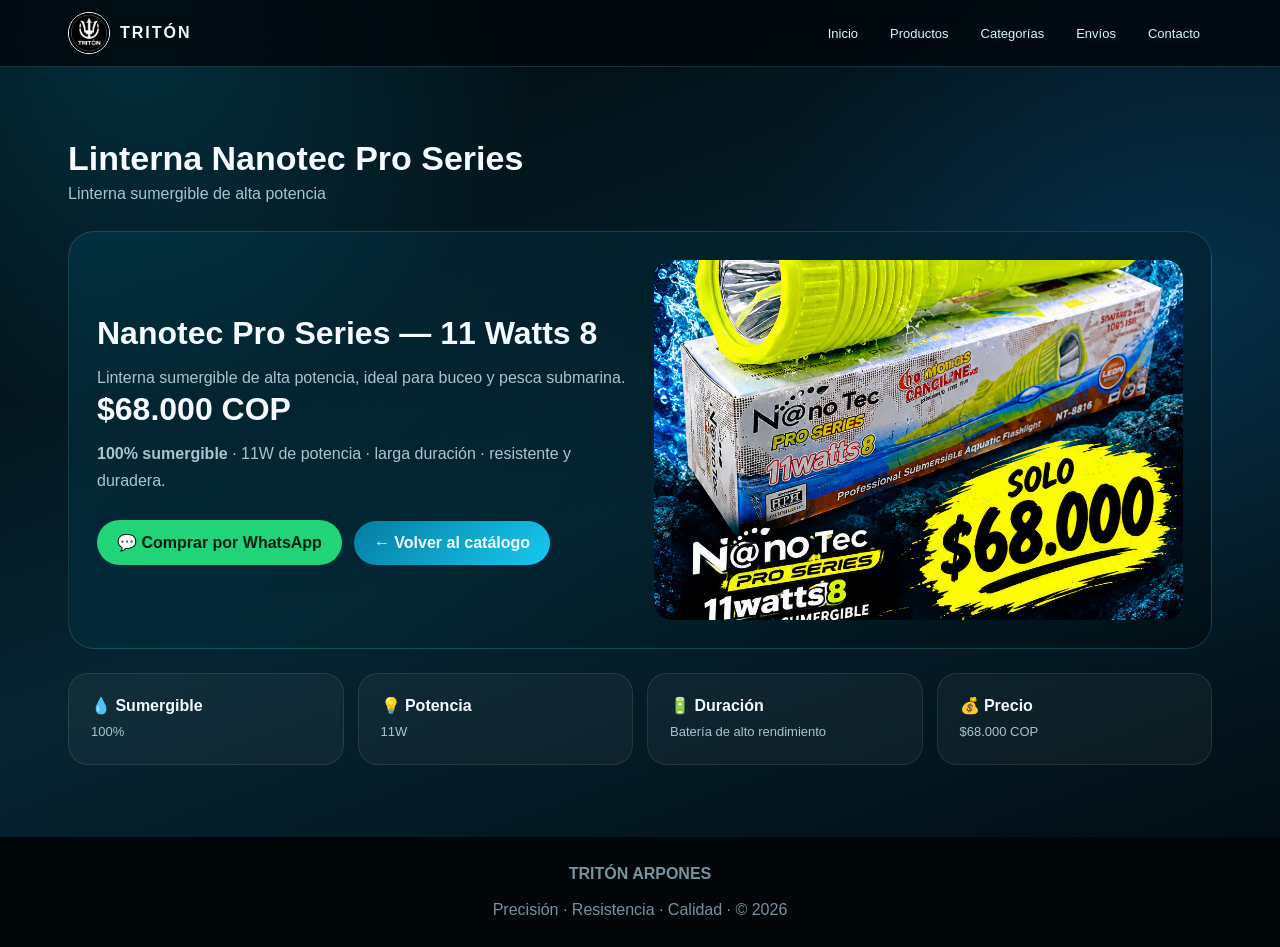
<file: linterna-nanotec.html>
<!doctype html>
<html lang="es">
<head>
<meta charset="utf-8"><meta name="viewport" content="width=device-width,initial-scale=1">
<title>Linterna Nanotec Pro Series | Tritón Arpones</title>
<link rel="stylesheet" href="style.css">
</head>
<body>
<div class="top"><div class="nav">
<a class="brand" href="index.html"><img src="logo.jpg" alt="Tritón">TRITÓN</a>
<div class="navlinks"><a href="index.html">Inicio</a><a href="index.html#productos">Productos</a><a href="index.html#categorias">Categorías</a><a href="index.html#envios">Envíos</a><a href="index.html#contacto">Contacto</a></div>
</div></div>
<section class="section">
<div class="section-head"><div><h2>Linterna Nanotec Pro Series</h2><p>Linterna sumergible de alta potencia</p></div></div>
<div class="banner"><div>
<h2>Nanotec Pro Series — 11 Watts 8</h2>
<p>Linterna sumergible de alta potencia, ideal para buceo y pesca submarina.</p>
<h2>$68.000 COP</h2>
<p><strong>100% sumergible</strong> · 11W de potencia · larga duración · resistente y duradera.</p>
<div class="actions" style="justify-content:flex-start">
<a class="btn green" href="https://wa.me/573209865724?text=Hola%20Tritón%20Arpones,%20quiero%20comprar%20la%20linterna%20Nanotec%20de%2068.000. ">💬 Comprar por WhatsApp</a>
<a class="btn" href="index.html#productos">← Volver al catálogo</a>
</div></div>
<img src="./linternananotec.png" alt="Linterna Nanotec Pro Series 11 Watts 8">
</div>
<div class="info-grid" style="margin-top:24px">
<div class="info"><strong>💧 Sumergible</strong><span>100%</span></div>
<div class="info"><strong>💡 Potencia</strong><span>11W</span></div>
<div class="info"><strong>🔋 Duración</strong><span>Batería de alto rendimiento</span></div>
<div class="info"><strong>💰 Precio</strong><span>$68.000 COP</span></div>
</div></section>
<footer><strong>TRITÓN ARPONES</strong><br><br>Precisión · Resistencia · Calidad · © 2026</footer>
</body></html>
</file>
<file: style.css>
:root{
    --bg:#031019;
    --panel:#071b27;
    --cyan:#28d8ff;
    --cyan2:#079cc7;
    --green:#20d477;
    --white:#f5fbff;
    --muted:#a9c5cf;
    --border:rgba(110,225,255,.18);
}

/* ===== BASE ===== */

*{
    box-sizing:border-box;
    margin:0;
    padding:0;
}

html{
    scroll-behavior:smooth;
    width:100%;
    overflow-x:hidden;
}

body{
    width:100%;
    min-width:0;
    margin:0;
    padding:0;
    font-family:Arial,sans-serif;
    color:var(--white);
    background:
        radial-gradient(circle at 10% 0%,rgba(0,205,255,.20),transparent 28%),
        radial-gradient(circle at 90% 30%,rgba(0,93,175,.20),transparent 30%),
        linear-gradient(160deg,#01070b,#062431 52%,#01090f);
    min-height:100vh;
    overflow-x:hidden;
    display:block;
}

a{
    text-decoration:none;
    color:inherit;
}

/* ===== MENU ===== */

.top{
    position:sticky;
    top:0;
    z-index:50;
    width:100%;
    background:rgba(1,8,13,.84);
    backdrop-filter:blur(16px);
    border-bottom:1px solid var(--border);
}

.nav{
    width:100%;
    max-width:1180px;
    margin:0 auto;
    display:flex;
    align-items:center;
    justify-content:space-between;
    gap:20px;
    padding:12px 18px;
}

.brand{
    display:flex;
    align-items:center;
    gap:10px;
    font-weight:900;
    letter-spacing:2px;
    white-space:nowrap;
}

.brand img{
    width:42px;
    height:42px;
    border-radius:50%;
    border:1px solid white;
    object-fit:cover;
}

.navlinks{
    display:flex;
    gap:8px;
    flex-wrap:wrap;
    justify-content:flex-end;
}

.navlinks a{
    padding:9px 12px;
    border-radius:20px;
    color:#d7f7ff;
    font-size:13px;
}

.navlinks a:hover{
    background:rgba(40,216,255,.12);
}

/* ===== HERO ===== */

.hero{
    position:relative;
    width:100%;
    min-height:640px;
    display:grid;
    place-items:center;
    text-align:center;
    padding:55px 18px;
    overflow:hidden;
    background:#01090f;
}

.hero-video{
    position:absolute;
    inset:0;
    width:100%;
    height:100%;
    object-fit:cover;
    z-index:0;
}

.hero-overlay{
    position:absolute;
    inset:0;
    z-index:1;
    background:
        linear-gradient(
            rgba(0,8,14,.45),
            rgba(0,15,25,.88)
        );
}

.hero-content{
    position:relative;
    z-index:2;
    width:100%;
    max-width:900px;
    padding:42px 25px;
    border:1px solid rgba(255,255,255,.14);
    border-radius:30px;
    background:rgba(0,10,17,.58);
    backdrop-filter:blur(8px);
    box-shadow:0 30px 90px rgba(0,0,0,.55);
}

.logo-big{
    width:105px;
    height:105px;
    border-radius:50%;
    border:2px solid white;
    box-shadow:0 0 35px rgba(40,216,255,.3);
    object-fit:cover;
}

.hero h1{
    font-size:clamp(38px,7vw,72px);
    letter-spacing:5px;
    margin:18px 0 10px;
}

.hero h1 span{
    color:var(--cyan);
}

.hero p{
    max-width:700px;
    margin:auto;
    color:#d4f5fc;
    line-height:1.7;
    font-size:17px;
}

.actions{
    display:flex;
    justify-content:center;
    align-items:center;
    gap:12px;
    flex-wrap:wrap;
    margin-top:26px;
}

.btn{
    display:inline-flex;
    align-items:center;
    justify-content:center;
    gap:8px;
    padding:13px 20px;
    border-radius:28px;
    background:linear-gradient(135deg,#057da3,#17c9f0);
    font-weight:800;
    transition:.25s;
}

.btn:hover{
    transform:translateY(-3px);
    box-shadow:0 12px 30px rgba(40,216,255,.24);
}

.btn.green{
    background:var(--green);
    color:#032011;
}

/* ===== SECCIONES ===== */

.section{
    width:100%;
    max-width:1180px;
    margin:0 auto;
    padding:72px 18px;
    display:block;
}

.section-head{
    display:flex;
    align-items:end;
    justify-content:space-between;
    gap:20px;
    margin-bottom:28px;
}

.section-head h2{
    font-size:34px;
}

.section-head p{
    color:var(--muted);
    margin-top:7px;
}

/* ===== FILTROS ===== */

.filters{
    width:100%;
    display:flex;
    gap:8px;
    flex-wrap:wrap;
    margin-bottom:22px;
}

.filter{
    border:1px solid var(--border);
    background:rgba(255,255,255,.045);
    color:#d8f5fc;
    border-radius:22px;
    padding:9px 14px;
    cursor:pointer;
}

.filter.active,
.filter:hover{
    background:var(--cyan2);
    border-color:transparent;
}

/* ===== PRODUCTOS ===== */

.products{
    width:100%;
    display:grid;
    grid-template-columns:repeat(auto-fit,minmax(250px,1fr));
    gap:20px;
}

.card{
    width:100%;
    background:rgba(5,20,29,.82);
    border:1px solid rgba(255,255,255,.10);
    border-radius:24px;
    overflow:hidden;
    box-shadow:0 15px 40px rgba(0,0,0,.35);
    transition:.3s;
}

.card:hover{
    transform:translateY(-6px);
    border-color:rgba(40,216,255,.42);
}

.card-media{
    width:100%;
    height:270px;
    background:#02080d;
    overflow:hidden;
}

.card-media img{
    width:100%;
    height:100%;
    object-fit:cover;
    display:block;
    transition:.45s;
}

.card:hover .card-media img{
    transform:scale(1.045);
}

.card-body{
    padding:20px;
}

.card-body h3{
    font-size:23px;
    margin-bottom:7px;
}

.card-body p{
    color:var(--muted);
    line-height:1.55;
    font-size:14px;
    min-height:44px;
}

.card-bottom{
    display:flex;
    align-items:center;
    justify-content:space-between;
    gap:10px;
    margin-top:15px;
}

.price{
    font-weight:900;
    font-size:21px;
}

.small-btn{
    padding:9px 13px;
    border-radius:20px;
    background:rgba(40,216,255,.12);
    color:#70e5ff;
    font-weight:800;
    font-size:13px;
}

/* ===== CATEGORÍAS ===== */

.info-grid{
    width:100%;
    display:grid;
    grid-template-columns:repeat(4,1fr);
    gap:14px;
}

.info{
    padding:22px;
    border-radius:20px;
    background:rgba(255,255,255,.045);
    border:1px solid rgba(255,255,255,.09);
}

.info strong{
    display:block;
    margin-bottom:7px;
}

.info span{
    color:var(--muted);
    font-size:13px;
    line-height:1.5;
}

/* ===== MARCACIÓN ===== */

.banner{
    width:100%;
    display:grid;
    grid-template-columns:1fr 1fr;
    gap:28px;
    align-items:center;
    padding:28px;
    border-radius:26px;
    background:
        linear-gradient(
            135deg,
            rgba(0,115,150,.18),
            rgba(0,0,0,.35)
        );
    border:1px solid var(--border);
}

.banner img{
    width:100%;
    border-radius:18px;
    max-height:360px;
    object-fit:cover;
}

.banner h2{
    font-size:32px;
    margin-bottom:12px;
}

.banner p{
    color:var(--muted);
    line-height:1.7;
}

/* ===== ENVÍOS ===== */

#envios{
    width:100%;
}

/* ===== CONTACTO ===== */

.contact{
    width:100%;
    text-align:center;
    padding:80px 18px;
    background:rgba(0,0,0,.45);
}

.contact h2{
    font-size:38px;
}

.contact p{
    color:var(--muted);
    margin:10px 0 22px;
}

/* ===== FOOTER ===== */

footer{
    width:100%;
    text-align:center;
    padding:28px;
    color:#77939e;
    background:#010609;
}

.redes-footer{
    margin-top:25px;
}

.redes-footer p{
    color:#00c8ff;
    font-weight:bold;
    font-size:14px;
    letter-spacing:1px;
    margin-bottom:12px;
}

.redes-footer a{
    display:inline-block;
    color:#ffffff;
    text-decoration:none;
    border:1px solid #00c8ff;
    border-radius:10px;
    padding:10px 20px;
    background:rgba(0,200,255,.08);
    font-weight:bold;
    transition:.3s;
}

.redes-footer a:hover{
    background:#00c8ff;
    color:#001018;
    transform:translateY(-3px);
    box-shadow:0 5px 20px rgba(0,200,255,.35);
}

/* ===== PÁGINAS DE PRODUCTOS ===== */

.product-page{
    width:100%;
    max-width:1180px;
    margin:0 auto;
    padding:42px 18px 80px;
}

.back{
    display:inline-block;
    color:#76e6ff;
    margin-bottom:20px;
}

.product-layout{
    display:grid;
    grid-template-columns:1.1fr .9fr;
    gap:34px;
}

.product-photo{
    background:#02080d;
    border:1px solid rgba(255,255,255,.12);
    border-radius:26px;
    overflow:hidden;
}

.product-photo img{
    width:100%;
    max-height:720px;
    object-fit:cover;
    display:block;
    cursor:pointer;
}

.product-info h1{
    font-size:clamp(38px,5vw,60px);
    margin:7px 0;
}

.kicker{
    color:#67e2ff;
    font-weight:900;
    letter-spacing:2px;
}

.lead{
    color:var(--muted);
    line-height:1.7;
    margin:14px 0 22px;
}

.specs{
    display:grid;
    gap:9px;
}

.spec{
    padding:13px 15px;
    border-radius:14px;
    background:rgba(255,255,255,.05);
    border:1px solid rgba(255,255,255,.08);
}

/* ===== MODAL ===== */

.modal{
    display:none;
    position:fixed;
    inset:0;
    z-index:100;
    background:rgba(0,0,0,.9);
    align-items:center;
    justify-content:center;
    padding:20px;
}

.modal.show{
    display:flex;
}

.modal img{
    max-width:95vw;
    max-height:90vh;
    border-radius:14px;
}

.close{
    position:absolute;
    right:20px;
    top:10px;
    color:white;
    background:none;
    border:0;
    font-size:40px;
    cursor:pointer;
}

/* ===== TABLET ===== */

@media(max-width:850px){

    .nav{
        align-items:flex-start;
    }

    .navlinks{
        justify-content:flex-start;
    }

    .info-grid{
        grid-template-columns:1fr 1fr;
    }

    .product-layout,
    .banner{
        grid-template-columns:1fr;
    }
}

/* ===== CELULAR ===== */

@media(max-width:520px){

    .nav{
        flex-direction:column;
        align-items:center;
    }

    .navlinks{
        width:100%;
        justify-content:center;
    }

    .hero{
        min-height:570px;
    }

    .hero-content{
        padding:32px 18px;
    }

    .hero h1{
        letter-spacing:2px;
    }

    .section{
        padding:55px 14px;
    }

    .info-grid{
        grid-template-columns:1fr;
    }

    .card-media{
        height:245px;
    }

    .section-head{
        display:block;
    }

    .products{
        grid-template-columns:1fr;
    }

    .banner{
        padding:20px;
    }
}
/* =========================
   BIBLIOTECA / GALERÍA
========================= */

.biblioteca {
    padding-top: 70px;
}

.galeria-grid {
    display: grid;
    grid-template-columns: repeat(3, 1fr);
    gap: 20px;
}

.galeria-item {
    height: 300px;
    background: #02080d;
    border: 1px solid rgba(255,255,255,.10);
    border-radius: 22px;
    overflow: hidden;
    box-shadow: 0 15px 40px rgba(0,0,0,.35);
    transition: .3s;
}

.galeria-item:hover {
    transform: translateY(-6px);
    border-color: rgba(40,216,255,.45);
}

.galeria-item img {
    width: 100%;
    height: 100%;
    object-fit: cover;
    display: block;
    cursor: pointer;
    transition: .4s;
}

.galeria-item:hover img {
    transform: scale(1.04);
}

.galeria-item video {
    width: 100%;
    height: 100%;
    object-fit: cover;
    display: block;
    background: #000;
}

/* Adaptación para celular */

@media(max-width:850px) {
    .galeria-grid {
        grid-template-columns: repeat(2, 1fr);
    }
}

@media(max-width:520px) {
    .galeria-grid {
        grid-template-columns: 1fr;
    }

    .galeria-item {
        height: 260px;
    }
}
</file>
